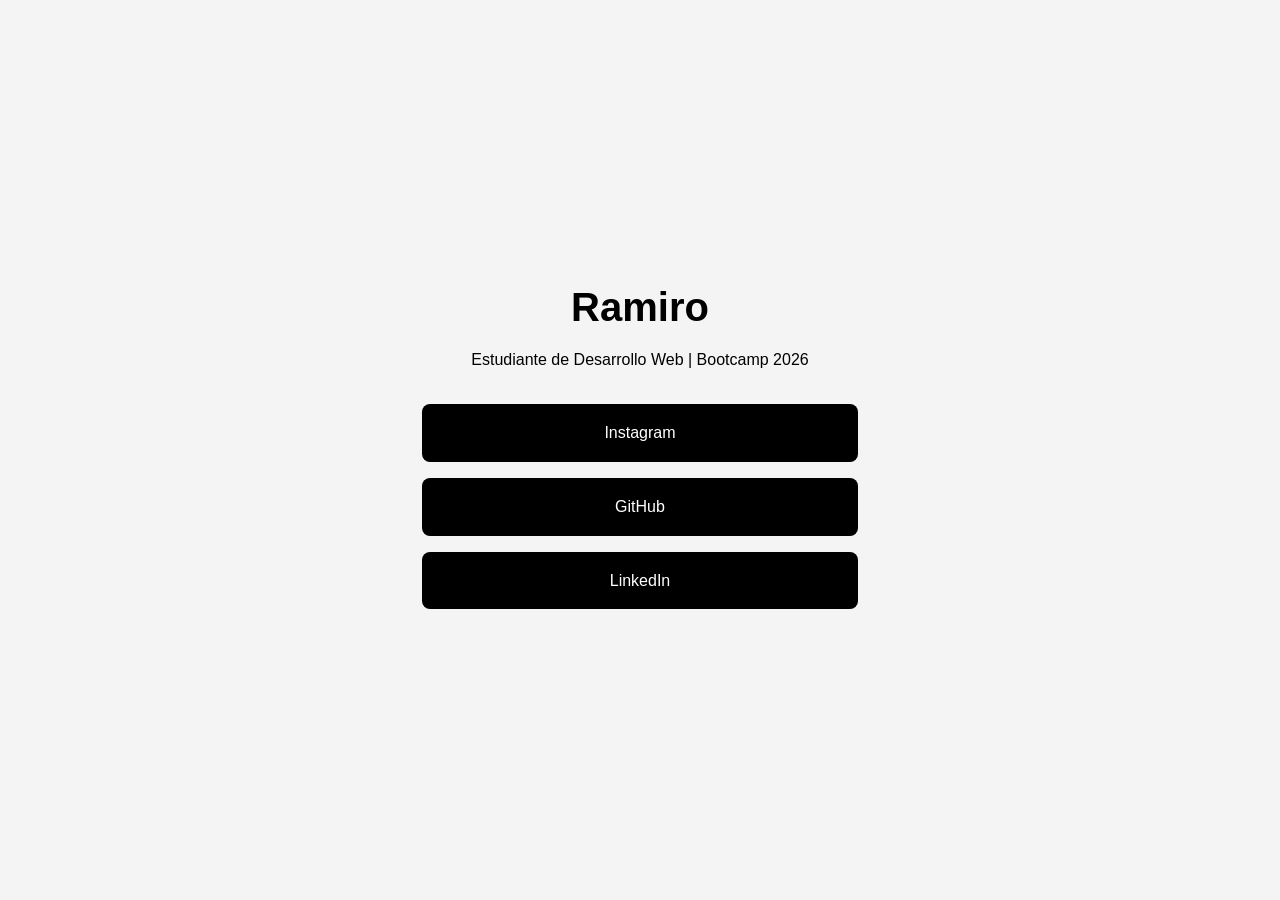
<file: clase 6/index.html>
<!DOCTYPE html>
<html lang="en">
<head>
    <meta charset="UTF-8">
    <meta name="viewport" content="width=device-width, initial-scale=1.0">
    <title>MyLinks - Ramiro</title>
    <link rel="stylesheet" href="styles.css">
</head>
<body>

    <div class="container">
        <h1>Ramiro</h1>
        <p class="bio">Estudiante de Desarrollo Web | Bootcamp 2026</p>

        <a href="#" class="link">Instagram</a>
        <a href="#" class="link">GitHub</a>
        <a href="#" class="link">LinkedIn</a>
    </div>

</body>
</html>
</file>
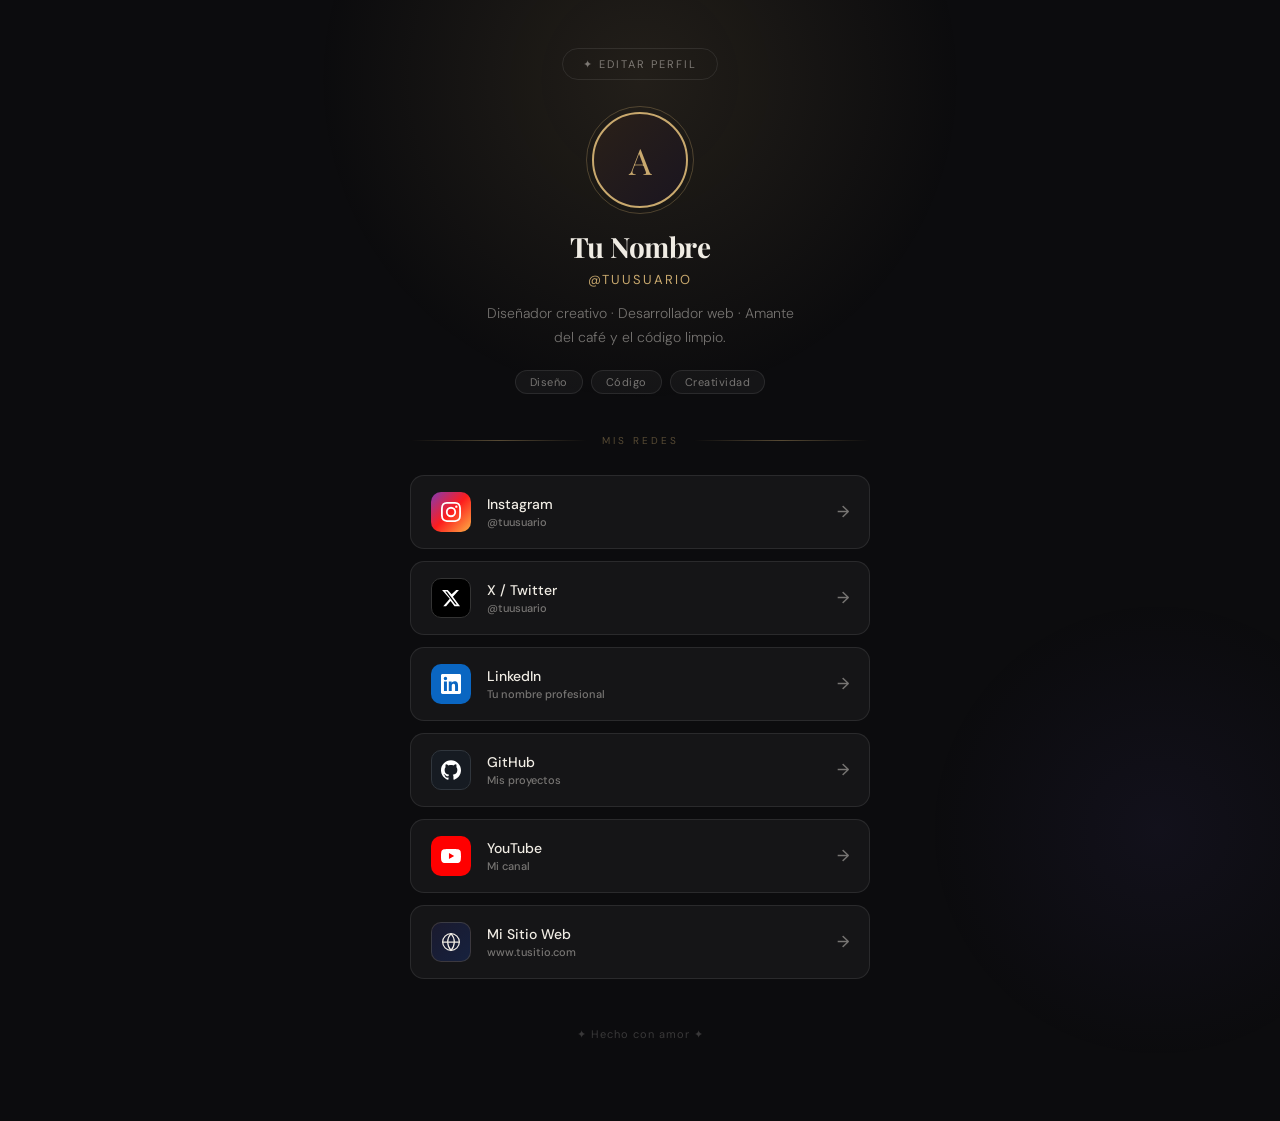
<file: v1/index.html>
<!DOCTYPE html>
<html lang="es">
<head>
<meta charset="UTF-8">
<meta name="viewport" content="width=device-width, initial-scale=1.0">
<title>Mi Perfil</title>
<link href="https://fonts.googleapis.com/css2?family=Playfair+Display:wght@400;700&family=DM+Sans:wght@300;400;500&display=swap" rel="stylesheet">
<style>
  *, *::before, *::after { box-sizing: border-box; margin: 0; padding: 0; }

  :root {
    --bg: #0c0c0e;
    --surface: rgba(255,255,255,0.04);
    --surface-hover: rgba(255,255,255,0.08);
    --border: rgba(255,255,255,0.09);
    --gold: #c9a96e;
    --gold-light: #e8c98a;
    --text: #f0ece4;
    --muted: rgba(240,236,228,0.45);
  }

  body {
    background: var(--bg);
    color: var(--text);
    font-family: 'DM Sans', sans-serif;
    min-height: 100vh;
    display: flex;
    align-items: flex-start;
    justify-content: center;
    padding: 48px 20px 80px;
    position: relative;
    overflow-x: hidden;
  }

  /* Background atmosphere */
  body::before {
    content: '';
    position: fixed;
    top: -30%;
    left: 50%;
    transform: translateX(-50%);
    width: 700px;
    height: 700px;
    background: radial-gradient(ellipse, rgba(201,169,110,0.12) 0%, transparent 65%);
    pointer-events: none;
    z-index: 0;
  }

  body::after {
    content: '';
    position: fixed;
    bottom: -20%;
    right: -10%;
    width: 500px;
    height: 500px;
    background: radial-gradient(ellipse, rgba(100,80,200,0.07) 0%, transparent 65%);
    pointer-events: none;
    z-index: 0;
  }

  .card {
    width: 100%;
    max-width: 460px;
    position: relative;
    z-index: 1;
    animation: fadeUp 0.8s cubic-bezier(0.16, 1, 0.3, 1) both;
  }

  @keyframes fadeUp {
    from { opacity: 0; transform: translateY(32px); }
    to   { opacity: 1; transform: translateY(0); }
  }

  /* Profile section */
  .profile {
    text-align: center;
    margin-bottom: 40px;
  }

  .avatar-wrap {
    position: relative;
    display: inline-block;
    margin-bottom: 20px;
  }

  .avatar {
    width: 96px;
    height: 96px;
    border-radius: 50%;
    object-fit: cover;
    border: 2px solid var(--gold);
    display: block;
  }

  .avatar-placeholder {
    width: 96px;
    height: 96px;
    border-radius: 50%;
    background: linear-gradient(135deg, #2a2018, #1a1520);
    border: 2px solid var(--gold);
    display: flex;
    align-items: center;
    justify-content: center;
    font-size: 36px;
    font-family: 'Playfair Display', serif;
    color: var(--gold);
    letter-spacing: -1px;
  }

  .avatar-ring {
    position: absolute;
    inset: -6px;
    border-radius: 50%;
    border: 1px solid rgba(201,169,110,0.3);
    animation: pulse-ring 3s ease-in-out infinite;
  }

  @keyframes pulse-ring {
    0%, 100% { transform: scale(1); opacity: 0.5; }
    50% { transform: scale(1.05); opacity: 1; }
  }

  .profile-name {
    font-family: 'Playfair Display', serif;
    font-size: 28px;
    font-weight: 700;
    letter-spacing: -0.5px;
    color: var(--text);
    margin-bottom: 6px;
  }

  .profile-handle {
    font-size: 13px;
    font-weight: 400;
    color: var(--gold);
    letter-spacing: 2px;
    text-transform: uppercase;
    margin-bottom: 14px;
  }

  .profile-bio {
    font-size: 14px;
    font-weight: 300;
    color: var(--muted);
    line-height: 1.7;
    max-width: 320px;
    margin: 0 auto 20px;
  }

  .profile-tags {
    display: flex;
    flex-wrap: wrap;
    gap: 8px;
    justify-content: center;
  }

  .tag {
    background: var(--surface);
    border: 1px solid var(--border);
    border-radius: 100px;
    padding: 4px 14px;
    font-size: 11px;
    color: var(--muted);
    letter-spacing: 0.5px;
  }

  /* Divider */
  .divider {
    display: flex;
    align-items: center;
    gap: 14px;
    margin-bottom: 28px;
    opacity: 0.4;
  }
  .divider::before, .divider::after {
    content: '';
    flex: 1;
    height: 1px;
    background: linear-gradient(to right, transparent, var(--gold), transparent);
  }
  .divider span {
    font-size: 10px;
    letter-spacing: 3px;
    text-transform: uppercase;
    color: var(--gold);
  }

  /* Links */
  .links { display: flex; flex-direction: column; gap: 12px; }

  .link-btn {
    display: flex;
    align-items: center;
    gap: 16px;
    background: var(--surface);
    border: 1px solid var(--border);
    border-radius: 14px;
    padding: 16px 20px;
    text-decoration: none;
    color: var(--text);
    font-size: 14px;
    font-weight: 500;
    transition: background 0.2s, border-color 0.2s, transform 0.2s;
    position: relative;
    overflow: hidden;
    animation: fadeUp 0.8s cubic-bezier(0.16,1,0.3,1) both;
    cursor: pointer;
  }

  .link-btn:nth-child(1) { animation-delay: 0.1s; }
  .link-btn:nth-child(2) { animation-delay: 0.18s; }
  .link-btn:nth-child(3) { animation-delay: 0.26s; }
  .link-btn:nth-child(4) { animation-delay: 0.34s; }
  .link-btn:nth-child(5) { animation-delay: 0.42s; }
  .link-btn:nth-child(6) { animation-delay: 0.50s; }

  .link-btn::before {
    content: '';
    position: absolute;
    inset: 0;
    background: linear-gradient(135deg, rgba(201,169,110,0.06), transparent);
    opacity: 0;
    transition: opacity 0.2s;
  }

  .link-btn:hover {
    background: var(--surface-hover);
    border-color: rgba(201,169,110,0.3);
    transform: translateY(-2px);
  }

  .link-btn:hover::before { opacity: 1; }

  .link-icon {
    width: 40px;
    height: 40px;
    border-radius: 10px;
    display: flex;
    align-items: center;
    justify-content: center;
    flex-shrink: 0;
    font-size: 18px;
  }

  .link-text { flex: 1; }
  .link-title { display: block; font-weight: 500; font-size: 14px; }
  .link-sub { display: block; font-size: 11px; color: var(--muted); margin-top: 2px; }

  .link-arrow {
    color: var(--muted);
    font-size: 16px;
    transition: transform 0.2s, color 0.2s;
  }
  .link-btn:hover .link-arrow { transform: translateX(3px); color: var(--gold); }

  /* Icon colors */
  .icon-instagram { background: linear-gradient(135deg, #833ab4, #fd1d1d, #fcb045); }
  .icon-twitter   { background: #000; border: 1px solid #333; }
  .icon-linkedin  { background: #0a66c2; }
  .icon-github    { background: #161b22; border: 1px solid #30363d; }
  .icon-youtube   { background: #ff0000; }
  .icon-website   { background: linear-gradient(135deg, #1a1a2e, #16213e); border: 1px solid rgba(201,169,110,0.2); }

  /* Footer */
  .footer {
    text-align: center;
    margin-top: 48px;
    font-size: 11px;
    color: rgba(240,236,228,0.2);
    letter-spacing: 1px;
  }

  /* Edit mode styles */
  .edit-overlay {
    display: none;
    position: fixed;
    inset: 0;
    background: rgba(0,0,0,0.8);
    z-index: 100;
    align-items: center;
    justify-content: center;
    padding: 20px;
    backdrop-filter: blur(4px);
  }
  .edit-overlay.open { display: flex; }

  .edit-modal {
    background: #18181c;
    border: 1px solid var(--border);
    border-radius: 20px;
    padding: 32px;
    width: 100%;
    max-width: 420px;
    max-height: 85vh;
    overflow-y: auto;
    animation: fadeUp 0.3s ease both;
  }

  .edit-modal h2 {
    font-family: 'Playfair Display', serif;
    font-size: 20px;
    margin-bottom: 24px;
    color: var(--text);
  }

  .field { margin-bottom: 16px; }
  .field label { display: block; font-size: 11px; letter-spacing: 1.5px; text-transform: uppercase; color: var(--muted); margin-bottom: 6px; }
  .field input, .field textarea {
    width: 100%;
    background: var(--surface);
    border: 1px solid var(--border);
    border-radius: 10px;
    padding: 10px 14px;
    color: var(--text);
    font-family: 'DM Sans', sans-serif;
    font-size: 14px;
    outline: none;
    transition: border-color 0.2s;
  }
  .field input:focus, .field textarea:focus { border-color: var(--gold); }
  .field textarea { resize: vertical; min-height: 80px; }

  .btn-row { display: flex; gap: 10px; margin-top: 24px; }
  .btn {
    flex: 1;
    padding: 12px;
    border-radius: 10px;
    border: none;
    font-family: 'DM Sans', sans-serif;
    font-size: 14px;
    font-weight: 500;
    cursor: pointer;
    transition: opacity 0.2s, transform 0.15s;
  }
  .btn:hover { opacity: 0.85; transform: translateY(-1px); }
  .btn-gold { background: var(--gold); color: #1a1200; }
  .btn-ghost { background: var(--surface); color: var(--muted); border: 1px solid var(--border); }

  .edit-btn {
    display: block;
    margin: 0 auto 32px;
    background: transparent;
    border: 1px solid var(--border);
    color: var(--muted);
    font-family: 'DM Sans', sans-serif;
    font-size: 11px;
    letter-spacing: 2px;
    text-transform: uppercase;
    padding: 8px 20px;
    border-radius: 100px;
    cursor: pointer;
    transition: border-color 0.2s, color 0.2s;
    animation: fadeUp 0.8s ease both;
  }
  .edit-btn:hover { border-color: var(--gold); color: var(--gold); }

  /* SVG Icons */
  .ico { width: 20px; height: 20px; fill: white; }
</style>
</head>
<body>

<div class="card">
  <!-- Edit Button -->
  <button class="edit-btn" onclick="openEdit()">✦ Editar perfil</button>

  <!-- Profile -->
  <div class="profile">
    <div class="avatar-wrap">
      <div class="avatar-placeholder" id="avatarDisplay">A</div>
      <div class="avatar-ring"></div>
    </div>
    <h1 class="profile-name" id="nameDisplay">Tu Nombre</h1>
    <p class="profile-handle" id="handleDisplay">@tuusuario</p>
    <p class="profile-bio" id="bioDisplay">Diseñador creativo · Desarrollador web · Amante del café y el código limpio.</p>
    <div class="profile-tags" id="tagsDisplay">
      <span class="tag">Diseño</span>
      <span class="tag">Código</span>
      <span class="tag">Creatividad</span>
    </div>
  </div>

  <div class="divider"><span>mis redes</span></div>

  <!-- Links -->
  <div class="links" id="linksContainer">
    <a href="#" class="link-btn" id="link-instagram">
      <span class="link-icon icon-instagram">
        <svg class="ico" viewBox="0 0 24 24"><path d="M12 2.163c3.204 0 3.584.012 4.85.07 3.252.148 4.771 1.691 4.919 4.919.058 1.265.069 1.645.069 4.849 0 3.205-.012 3.584-.069 4.849-.149 3.225-1.664 4.771-4.919 4.919-1.266.058-1.644.07-4.85.07-3.204 0-3.584-.012-4.849-.07-3.26-.149-4.771-1.699-4.919-4.92-.058-1.265-.07-1.644-.07-4.849 0-3.204.013-3.583.07-4.849.149-3.227 1.664-4.771 4.919-4.919 1.266-.057 1.645-.069 4.849-.069zM12 0C8.741 0 8.333.014 7.053.072 2.695.272.273 2.69.073 7.052.014 8.333 0 8.741 0 12c0 3.259.014 3.668.072 4.948.2 4.358 2.618 6.78 6.98 6.98C8.333 23.986 8.741 24 12 24c3.259 0 3.668-.014 4.948-.072 4.354-.2 6.782-2.618 6.979-6.98.059-1.28.073-1.689.073-4.948 0-3.259-.014-3.667-.072-4.947-.196-4.354-2.617-6.78-6.979-6.98C15.668.014 15.259 0 12 0zm0 5.838a6.162 6.162 0 100 12.324 6.162 6.162 0 000-12.324zM12 16a4 4 0 110-8 4 4 0 010 8zm6.406-11.845a1.44 1.44 0 100 2.881 1.44 1.44 0 000-2.881z"/></svg>
      </span>
      <span class="link-text">
        <span class="link-title">Instagram</span>
        <span class="link-sub">@tuusuario</span>
      </span>
      <span class="link-arrow">→</span>
    </a>

    <a href="#" class="link-btn" id="link-twitter">
      <span class="link-icon icon-twitter">
        <svg class="ico" viewBox="0 0 24 24"><path d="M18.244 2.25h3.308l-7.227 8.26 8.502 11.24H16.17l-4.714-6.231-5.401 6.231H2.741l7.73-8.835L1.254 2.25H8.08l4.713 5.231zm-1.161 17.52h1.833L7.084 4.126H5.117z"/></svg>
      </span>
      <span class="link-text">
        <span class="link-title">X / Twitter</span>
        <span class="link-sub">@tuusuario</span>
      </span>
      <span class="link-arrow">→</span>
    </a>

    <a href="#" class="link-btn" id="link-linkedin">
      <span class="link-icon icon-linkedin">
        <svg class="ico" viewBox="0 0 24 24"><path d="M20.447 20.452h-3.554v-5.569c0-1.328-.027-3.037-1.852-3.037-1.853 0-2.136 1.445-2.136 2.939v5.667H9.351V9h3.414v1.561h.046c.477-.9 1.637-1.85 3.37-1.85 3.601 0 4.267 2.37 4.267 5.455v6.286zM5.337 7.433a2.062 2.062 0 01-2.063-2.065 2.064 2.064 0 112.063 2.065zm1.782 13.019H3.555V9h3.564v11.452zM22.225 0H1.771C.792 0 0 .774 0 1.729v20.542C0 23.227.792 24 1.771 24h20.451C23.2 24 24 23.227 24 22.271V1.729C24 .774 23.2 0 22.222 0h.003z"/></svg>
      </span>
      <span class="link-text">
        <span class="link-title">LinkedIn</span>
        <span class="link-sub">Tu nombre profesional</span>
      </span>
      <span class="link-arrow">→</span>
    </a>

    <a href="#" class="link-btn" id="link-github">
      <span class="link-icon icon-github">
        <svg class="ico" viewBox="0 0 24 24"><path d="M12 .297c-6.63 0-12 5.373-12 12 0 5.303 3.438 9.8 8.205 11.385.6.113.82-.258.82-.577 0-.285-.01-1.04-.015-2.04-3.338.724-4.042-1.61-4.042-1.61C4.422 18.07 3.633 17.7 3.633 17.7c-1.087-.744.084-.729.084-.729 1.205.084 1.838 1.236 1.838 1.236 1.07 1.835 2.809 1.305 3.495.998.108-.776.417-1.305.76-1.605-2.665-.3-5.466-1.332-5.466-5.93 0-1.31.465-2.38 1.235-3.22-.135-.303-.54-1.523.105-3.176 0 0 1.005-.322 3.3 1.23.96-.267 1.98-.399 3-.405 1.02.006 2.04.138 3 .405 2.28-1.552 3.285-1.23 3.285-1.23.645 1.653.24 2.873.12 3.176.765.84 1.23 1.91 1.23 3.22 0 4.61-2.805 5.625-5.475 5.92.42.36.81 1.096.81 2.22 0 1.606-.015 2.896-.015 3.286 0 .315.21.69.825.57C20.565 22.092 24 17.592 24 12.297c0-6.627-5.373-12-12-12"/></svg>
      </span>
      <span class="link-text">
        <span class="link-title">GitHub</span>
        <span class="link-sub">Mis proyectos</span>
      </span>
      <span class="link-arrow">→</span>
    </a>

    <a href="#" class="link-btn" id="link-youtube">
      <span class="link-icon icon-youtube">
        <svg class="ico" viewBox="0 0 24 24"><path d="M23.498 6.186a3.016 3.016 0 00-2.122-2.136C19.505 3.545 12 3.545 12 3.545s-7.505 0-9.377.505A3.017 3.017 0 00.502 6.186C0 8.07 0 12 0 12s0 3.93.502 5.814a3.016 3.016 0 002.122 2.136c1.871.505 9.376.505 9.376.505s7.505 0 9.377-.505a3.015 3.015 0 002.122-2.136C24 15.93 24 12 24 12s0-3.93-.502-5.814zM9.545 15.568V8.432L15.818 12l-6.273 3.568z"/></svg>
      </span>
      <span class="link-text">
        <span class="link-title">YouTube</span>
        <span class="link-sub">Mi canal</span>
      </span>
      <span class="link-arrow">→</span>
    </a>

    <a href="#" class="link-btn" id="link-website">
      <span class="link-icon icon-website">
        <svg class="ico" viewBox="0 0 24 24" fill="none" stroke="currentColor" stroke-width="1.5" stroke-linecap="round" style="fill:none">
          <path d="M12 2a10 10 0 1 0 0 20A10 10 0 0 0 12 2z"/><path d="M2 12h20M12 2a15.3 15.3 0 0 1 4 10 15.3 15.3 0 0 1-4 10 15.3 15.3 0 0 1-4-10 15.3 15.3 0 0 1 4-10z"/>
        </svg>
      </span>
      <span class="link-text">
        <span class="link-title">Mi Sitio Web</span>
        <span class="link-sub">www.tusitio.com</span>
      </span>
      <span class="link-arrow">→</span>
    </a>
  </div>

  <div class="footer">✦ Hecho con amor ✦</div>
</div>

<!-- Edit Modal -->
<div class="edit-overlay" id="editOverlay">
  <div class="edit-modal">
    <h2>✦ Editar Perfil</h2>

    <div class="field">
      <label>Nombre</label>
      <input type="text" id="inputName" placeholder="Tu Nombre">
    </div>
    <div class="field">
      <label>Usuario</label>
      <input type="text" id="inputHandle" placeholder="@tuusuario">
    </div>
    <div class="field">
      <label>Biografía</label>
      <textarea id="inputBio" placeholder="Cuéntanos sobre ti..."></textarea>
    </div>
    <div class="field">
      <label>Inicial del avatar</label>
      <input type="text" id="inputInitial" placeholder="A" maxlength="2">
    </div>

    <div class="divider" style="margin:20px 0"><span>redes sociales</span></div>

    <div class="field"><label>Instagram URL</label><input type="url" id="urlInstagram" placeholder="https://instagram.com/tu"></div>
    <div class="field"><label>Twitter / X URL</label><input type="url" id="urlTwitter" placeholder="https://x.com/tu"></div>
    <div class="field"><label>LinkedIn URL</label><input type="url" id="urlLinkedin" placeholder="https://linkedin.com/in/tu"></div>
    <div class="field"><label>GitHub URL</label><input type="url" id="urlGithub" placeholder="https://github.com/tu"></div>
    <div class="field"><label>YouTube URL</label><input type="url" id="urlYoutube" placeholder="https://youtube.com/@tu"></div>
    <div class="field"><label>Sitio Web</label><input type="url" id="urlWebsite" placeholder="https://tusitio.com"></div>

    <div class="btn-row">
      <button class="btn btn-ghost" onclick="closeEdit()">Cancelar</button>
      <button class="btn btn-gold" onclick="saveProfile()">Guardar</button>
    </div>
  </div>
</div>

<script>
  const data = {
    name: 'Tu Nombre',
    handle: '@tuusuario',
    bio: 'Diseñador creativo · Desarrollador web · Amante del café y el código limpio.',
    initial: 'A',
    urls: {
      instagram: '#',
      twitter: '#',
      linkedin: '#',
      github: '#',
      youtube: '#',
      website: '#'
    }
  };

  function openEdit() {
    document.getElementById('inputName').value = data.name;
    document.getElementById('inputHandle').value = data.handle;
    document.getElementById('inputBio').value = data.bio;
    document.getElementById('inputInitial').value = data.initial;
    document.getElementById('urlInstagram').value = data.urls.instagram === '#' ? '' : data.urls.instagram;
    document.getElementById('urlTwitter').value = data.urls.twitter === '#' ? '' : data.urls.twitter;
    document.getElementById('urlLinkedin').value = data.urls.linkedin === '#' ? '' : data.urls.linkedin;
    document.getElementById('urlGithub').value = data.urls.github === '#' ? '' : data.urls.github;
    document.getElementById('urlYoutube').value = data.urls.youtube === '#' ? '' : data.urls.youtube;
    document.getElementById('urlWebsite').value = data.urls.website === '#' ? '' : data.urls.website;
    document.getElementById('editOverlay').classList.add('open');
  }

  function closeEdit() {
    document.getElementById('editOverlay').classList.remove('open');
  }

  function saveProfile() {
    data.name = document.getElementById('inputName').value || data.name;
    data.handle = document.getElementById('inputHandle').value || data.handle;
    data.bio = document.getElementById('inputBio').value || data.bio;
    data.initial = document.getElementById('inputInitial').value || data.initial;
    data.urls.instagram = document.getElementById('urlInstagram').value || '#';
    data.urls.twitter = document.getElementById('urlTwitter').value || '#';
    data.urls.linkedin = document.getElementById('urlLinkedin').value || '#';
    data.urls.github = document.getElementById('urlGithub').value || '#';
    data.urls.youtube = document.getElementById('urlYoutube').value || '#';
    data.urls.website = document.getElementById('urlWebsite').value || '#';

    // Update UI
    document.getElementById('nameDisplay').textContent = data.name;
    document.getElementById('handleDisplay').textContent = data.handle.startsWith('@') ? data.handle : '@' + data.handle;
    document.getElementById('bioDisplay').textContent = data.bio;
    document.getElementById('avatarDisplay').textContent = data.initial.toUpperCase();

    document.getElementById('link-instagram').href = data.urls.instagram;
    document.getElementById('link-twitter').href = data.urls.twitter;
    document.getElementById('link-linkedin').href = data.urls.linkedin;
    document.getElementById('link-github').href = data.urls.github;
    document.getElementById('link-youtube').href = data.urls.youtube;
    document.getElementById('link-website').href = data.urls.website;

    closeEdit();
  }

  // Close on backdrop click
  document.getElementById('editOverlay').addEventListener('click', function(e) {
    if (e.target === this) closeEdit();
  });
</script>
</body>
</html>
</file>
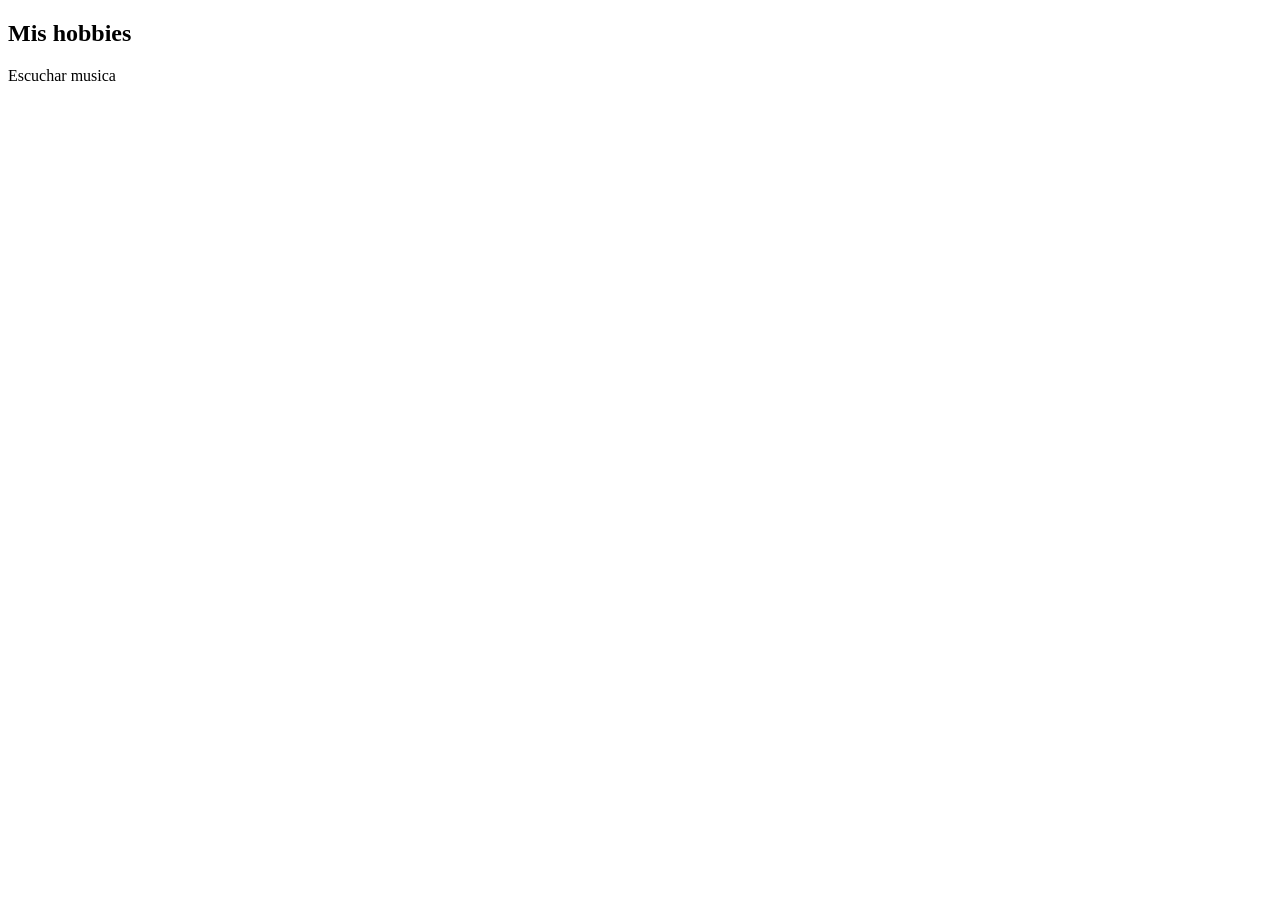
<file: clase2.html>
<!DOCTYPE html>
<html lang="en">
<head>
    <meta charset="UTF-8">
    <meta name="viewport" content="width=device-width, initial-scale=1.0">
    <title>Document</title>
</head>
<body>
    </header>
   <main>
<section>
<h2>Mis hobbies</h2>

<article>
<p>Escuchar musica</p>
</article>


</section>




   </main>
</body>
</html>
</file>
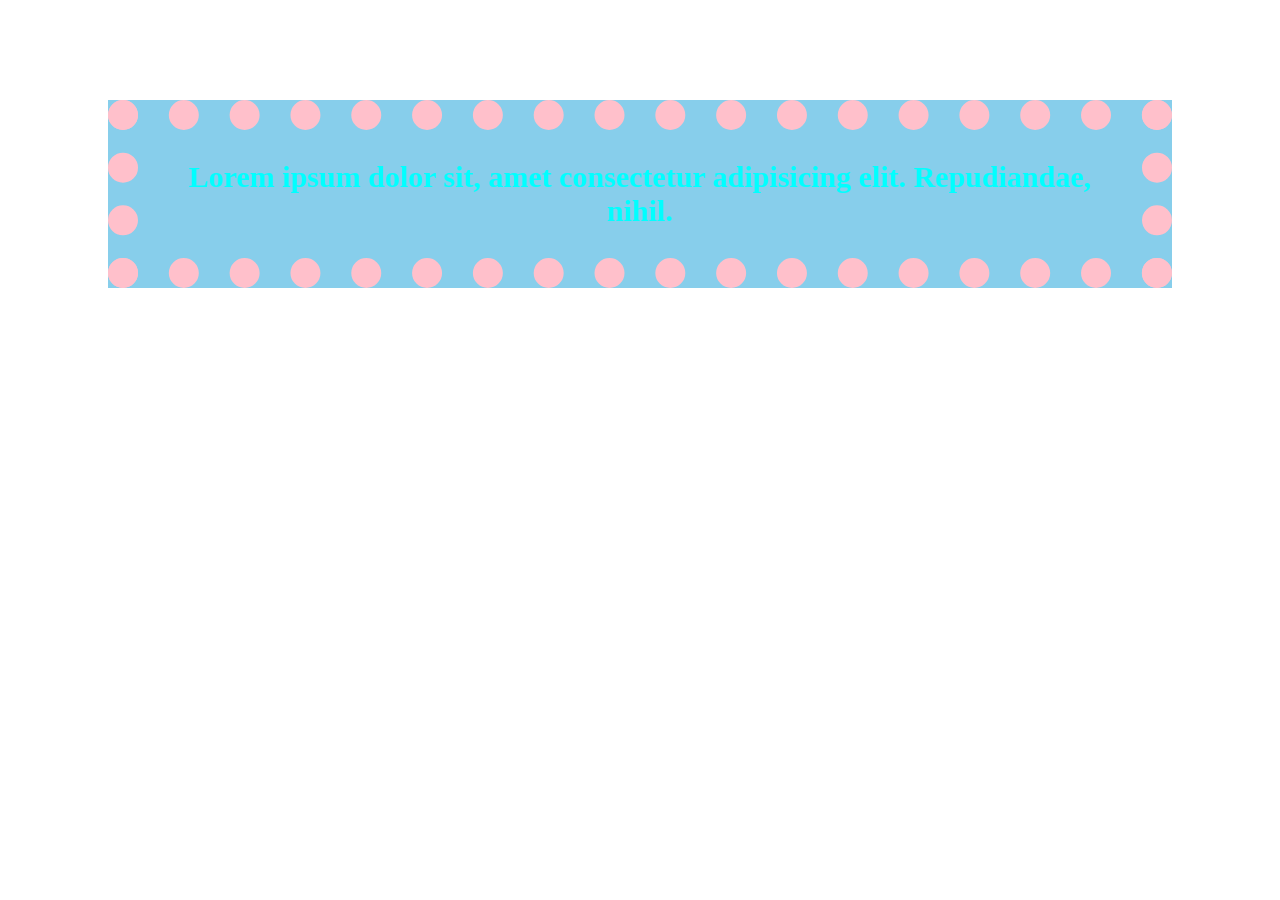
<file: clase3.html>
<!DOCTYPE html>
<html lang="en">
<head>
    <meta charset="UTF-8">
    <meta name="viewport" content="width=device-width, initial-scale=1.0">
    <title>Document</title>
    <style>
p {
color:aqua;
/* Este para cambiar el color */
font-size: 30px;
/* Para cambiar el tamaño */
/* 1ERA REGLA: toda letra de pantalla, mide por defecto 16px */
font-weight: bold;
/* Texto en negrita */
background-color: skyblue;
/* Fondo color */
font-family: Candara;
/* Cambiar tipo de letra */
text-align: center;
/* Centrar el texto */
padding: 30px;
border: 30px dotted pink;
margin: 100px;
}

    </style>
</head>
<body>
    <p>Lorem ipsum dolor sit, amet consectetur adipisicing elit. Repudiandae, nihil.</p>
</body>
</html>
</file>
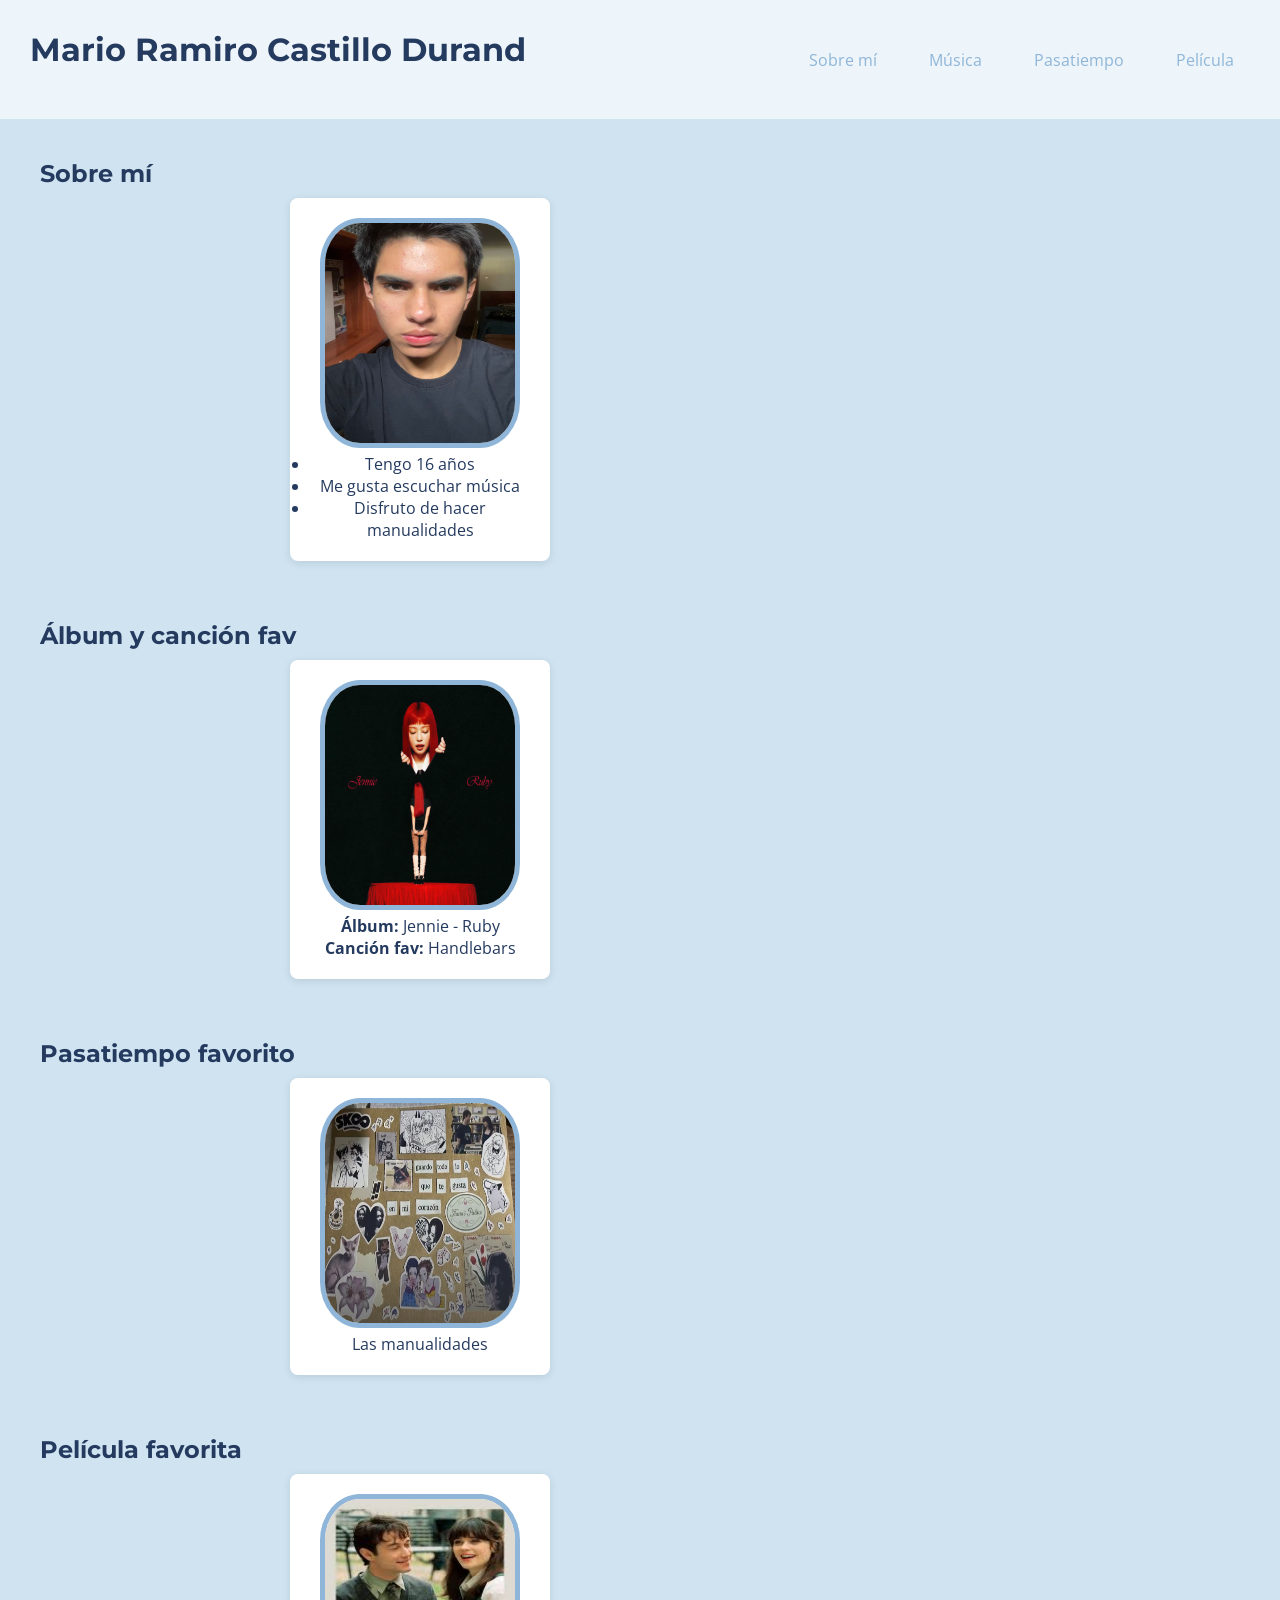
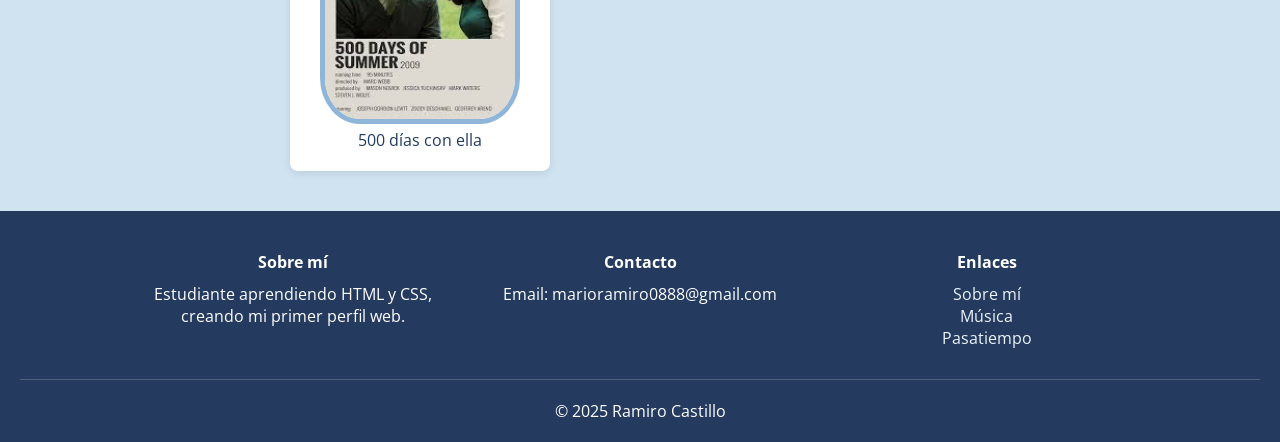
<file: mi perfil.html>
<!DOCTYPE html>
<html lang="es">
<head>
    <meta charset="UTF-8">
    <meta name="viewport" content="width=device-width, initial-scale=1.0">
    <title>Mi perfil</title>

    <!-- GOOGLE FONTS -->
    <link href="https://fonts.googleapis.com/css2?family=Montserrat:wght@100..900&family=Open+Sans:ital,wght@0,300..800;1,300..800&display=swap" rel="stylesheet">

    <!-- CSS -->
    <link rel="stylesheet" href="style.css">
</head>

<body>

<header>
    <h1>Mario Ramiro Castillo Durand</h1>

    <nav>
        <a href="#sobre">Sobre mí</a>
        <a href="#musica">Música</a>
        <a href="#pasatiempo">Pasatiempo</a>
        <a href="#pelicula">Película</a>
    </nav>
</header>

<main>

    <section id="sobre">
        <h2>Sobre mí</h2>
        <div class="cards">
            <div class="card">
                <img src="ramiro.jpeg" alt="ramiro selfie" width="200" height="230">
                <ul>
                    <li>Tengo 16 años</li>
                    <li>Me gusta escuchar música</li>
                    <li>Disfruto de hacer manualidades</li>
                </ul>
            </div>
        </div>
    </section>

    <section id="musica">
        <h2>Álbum y canción fav</h2>
        <div class="cards">
            <div class="card">
                <img src="jennie ruby.jpg" alt="jennie album" width="200" height="230">
                <p><strong>Álbum:</strong> Jennie - Ruby</p>
                <p><strong>Canción fav:</strong> Handlebars</p>
            </div>
        </div>
    </section>

    <section id="pasatiempo">
        <h2>Pasatiempo favorito</h2>
        <div class="cards">
            <div class="card">
                <img src="manualidad.jpeg" alt="manualidad" width="200" height="230">
                <p>Las manualidades</p>
            </div>
        </div>
    </section>

    <section id="pelicula">
        <h2>Película favorita</h2>
        <div class="cards">
            <div class="card">
                <img src="500days.jpeg" alt="película fav" width="200" height="230">
                <p>500 días con ella</p>
            </div>
        </div>
    </section>

</main>

<footer>
    <div class="footer-content">
        <div class="footer-section">
            <h4>Sobre mí</h4>
            <p>Estudiante aprendiendo HTML y CSS, creando mi primer perfil web.</p>
        </div>

        <div class="footer-section">
            <h4>Contacto</h4>
            <p>Email: marioramiro0888@gmail.com</p>
        </div>

        <div class="footer-section">
            <h4>Enlaces</h4>
            <a href="#sobre">Sobre mí</a><br>
            <a href="#musica">Música</a><br>
            <a href="#pasatiempo">Pasatiempo</a>
        </div>
    </div>

    <div class="footer-bottom">
        <p>&copy; 2025 Ramiro Castillo</p>
    </div>
</footer>

</body>
</html>
</file>
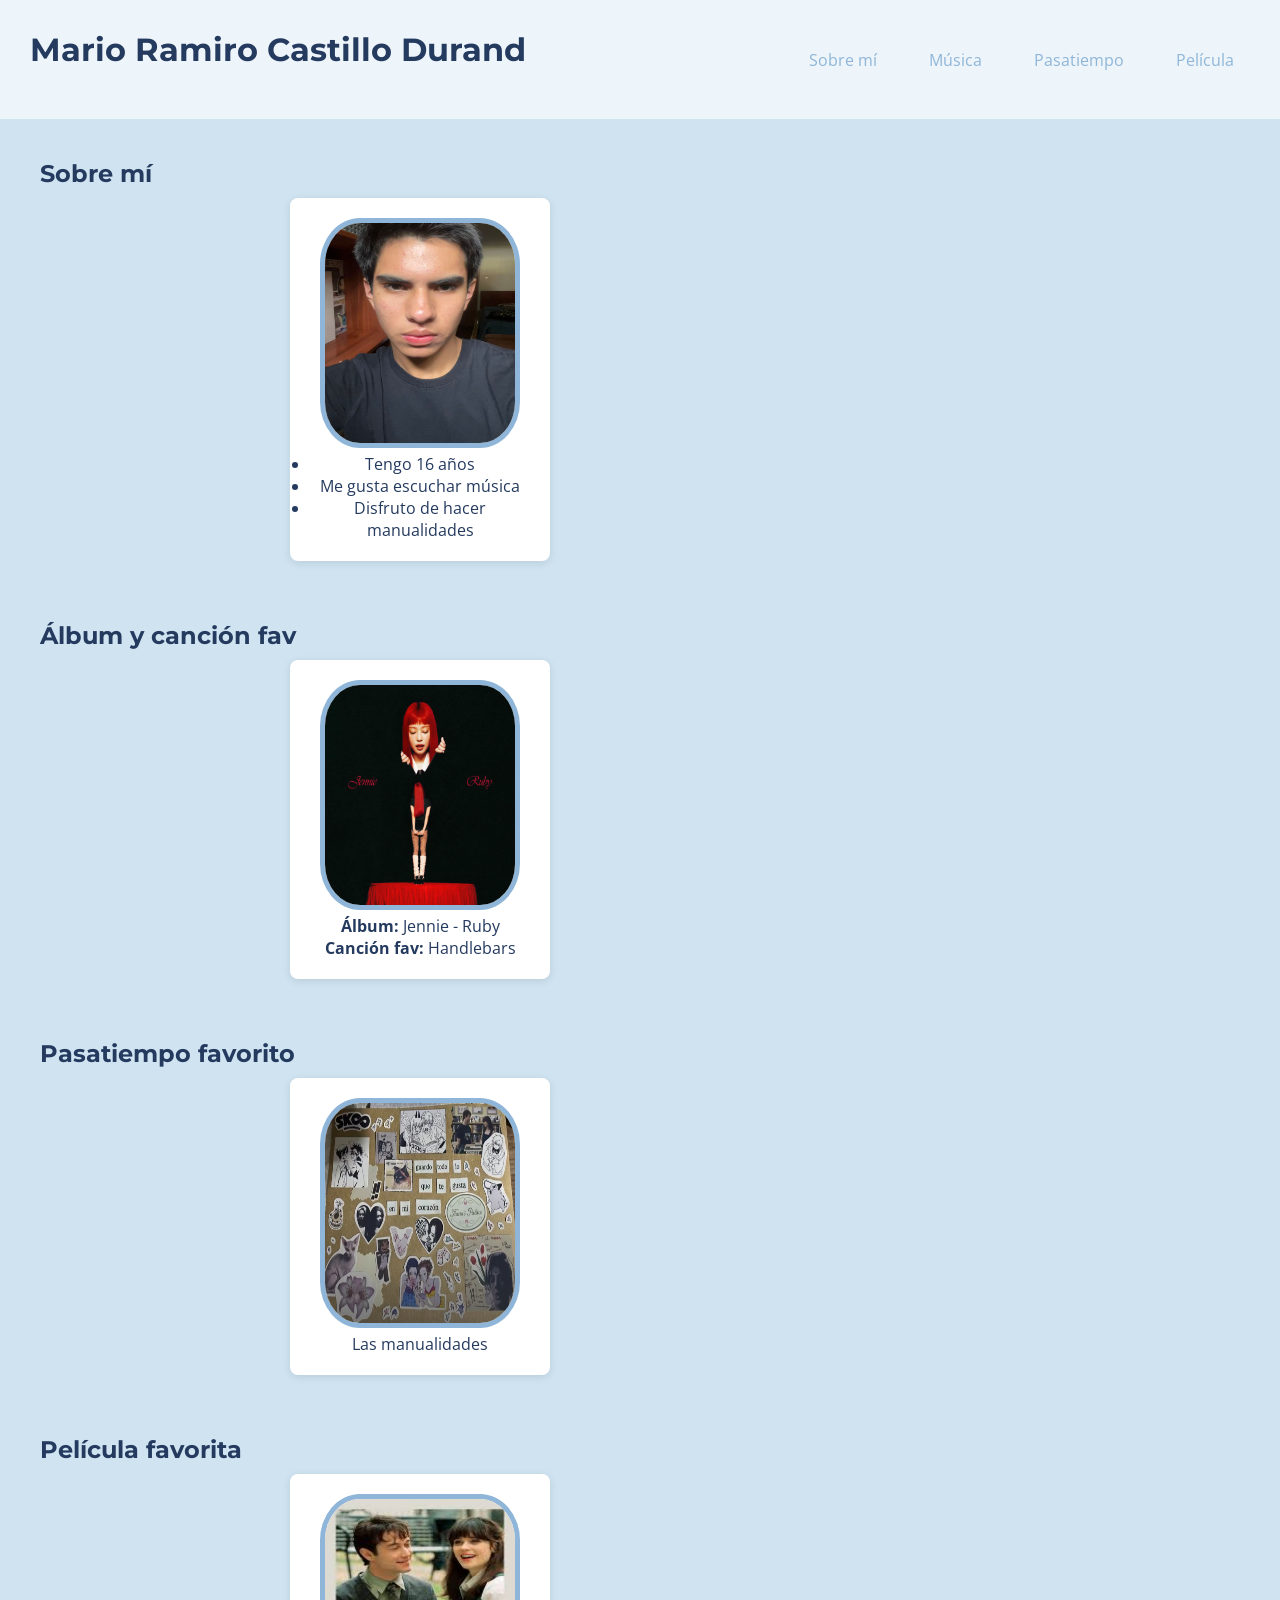
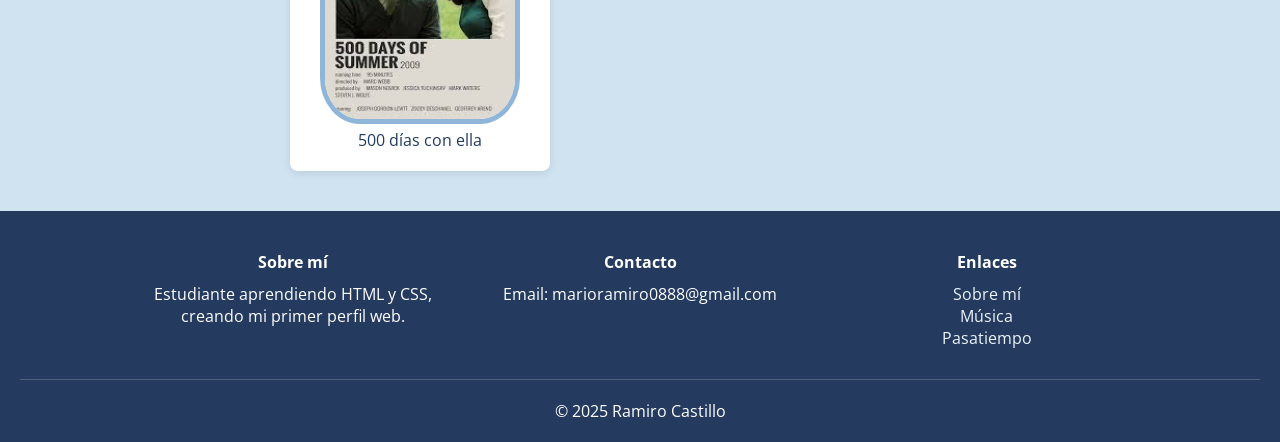
<file: proyecto/mi-perfil.html>
<!DOCTYPE html>
<html lang="es">
<head>
    <meta charset="UTF-8">
    <meta name="viewport" content="width=device-width, initial-scale=1.0">
    <title>Mi perfil</title>

    <!-- GOOGLE FONTS -->
    <link href="https://fonts.googleapis.com/css2?family=Montserrat:wght@100..900&family=Open+Sans:ital,wght@0,300..800;1,300..800&display=swap" rel="stylesheet">

    <!-- CSS -->
    <link rel="stylesheet" href="style.css">
</head>

<body>

<header>
    <h1>Mario Ramiro Castillo Durand</h1>

    <nav>
        <a href="#sobre">Sobre mí</a>
        <a href="#musica">Música</a>
        <a href="#pasatiempo">Pasatiempo</a>
        <a href="#pelicula">Película</a>
    </nav>
</header>

<main>

    <section id="sobre">
        <h2>Sobre mí</h2>
        <div class="cards">
            <div class="card">
                <img src="img/ramiro.jpeg" alt="ramiro selfie" width="200" height="230">
                <ul>
                    <li>Tengo 16 años</li>
                    <li>Me gusta escuchar música</li>
                    <li>Disfruto de hacer manualidades</li>
                </ul>
            </div>
        </div>
    </section>

    <section id="musica">
        <h2>Álbum y canción fav</h2>
        <div class="cards">
            <div class="card">
                <img src="img/jennie-ruby.jpg" alt="jennie album" width="200" height="230">
                <p><strong>Álbum:</strong> Jennie - Ruby</p>
                <p><strong>Canción fav:</strong> Handlebars</p>
            </div>
        </div>
    </section>

    <section id="pasatiempo">
        <h2>Pasatiempo favorito</h2>
        <div class="cards">
            <div class="card">
                <img src="img/manualidad.jpeg" alt="manualidad" width="200" height="230">
                <p>Las manualidades</p>
            </div>
        </div>
    </section>

    <section id="pelicula">
        <h2>Película favorita</h2>
        <div class="cards">
            <div class="card">
                <img src="img/500days.jpeg" alt="película fav" width="200" height="230">
                <p>500 días con ella</p>
            </div>
        </div>
    </section>

</main>

<footer>
    <div class="footer-content">
        <div class="footer-section">
            <h4>Sobre mí</h4>
            <p>Estudiante aprendiendo HTML y CSS, creando mi primer perfil web.</p>
        </div>

        <div class="footer-section">
            <h4>Contacto</h4>
            <p>Email: marioramiro0888@gmail.com</p>
        </div>

        <div class="footer-section">
            <h4>Enlaces</h4>
            <a href="#sobre">Sobre mí</a><br>
            <a href="#musica">Música</a><br>
            <a href="#pasatiempo">Pasatiempo</a>
        </div>
    </div>

    <div class="footer-bottom">
        <p>&copy; 2025 Ramiro Castillo</p>
    </div>
</footer>

</body>
</html>
</file>
<file: clase 6/styles.css>
/* Reset */
* {
    margin: 0;
    padding: 0;
    box-sizing: border-box;
}

body {
    font-family: Arial, sans-serif;
    font-size: 1rem;
    line-height: 1.6;
    background-color: #f4f4f4;
}

/* Contenedor principal */
.container {
    width: 90%;
    max-width: 600px;
    margin: 0 auto;
    padding: 2rem;
    min-height: 100vh;

    display: flex;
    flex-direction: column;
    justify-content: center;
    align-items: center;
}

/* Título */
h1 {
    font-size: 2rem;
    margin-bottom: 0.5rem;
}

/* Bio */
.bio {
    font-size: 1rem;
    margin-bottom: 2rem;
    text-align: center;
}

/* Links */
.link {
    display: block;
    width: 100%;
    padding: 1rem;
    margin-bottom: 1rem;
    text-decoration: none;
    text-align: center;
    border-radius: 0.5rem;
    background-color: black;
    color: white;
}


/* ========================================
   RESPONSIVE: Tablets y Desktop (768px+)
   ======================================== */

@media (min-width: 768px) {

    .container {
        max-width: 500px;
    }

    h1 {
        font-size: 2.5rem;
    }

    .link {
        transition: transform 0.2s ease;
    }

    .link:hover {
        transform: scale(1.02);
    }
}
</file>
<file: style.css>
/*  =========================
   MI PALETA DE COLORES
   =========================
   Primario:    #EDF4FA
   Secundario:  #8FB6D8
   Fondo:       #CFE3F1
   Texto:       #243A5E
   ========================= */
   * {
    margin: 0;
    padding: 0;
    box-sizing: border-box;
}

body {
    font-family: 'Open Sans', sans-serif;
    background-color:#CFE3F1;
    color: #243A5E;
}

h1, h2, h3 {
    color:#243A5E;
    font-family: 'Montserrat', sans-serif;
}

a {
    color:#243A5E;
    text-decoration: none;
}
a:hover {
    color: #8FB6D8
}
header {
    display: flex;
    justify-content: space-between; /* ¿Cómo quieres distribuir nombre y nav? */;
    align-items: center;
    background-color: #EDF4FA;
    color: #243A5E;
    padding: 30px; /* ¿Cuánto espacio interno? */;
    text-align: center;
}

header h1 {
    margin-bottom:20px; /* Espacio debajo del título */;
}

nav {
    display: flex;
    gap: 20px;
}

nav a {
    color: #8FB6D8;
    text-decoration: none;
    padding: 8px 16px;
    border-radius: 4px;
    transition: background-color 0.3s ease;
}

nav a:hover {
    color: #243A5E;
    background-color: rgba(255,255,255,0.2);
}

section {
    padding: 20px;/* Espacio interno ej: 40px 20px */
    max-width: 800px;
    margin: 20px; /* Centra la sección */
}

section h2 {
    margin-bottom: 10px;/* Espacio debajo del título */
    color: #243A5E;
}
footer {
    background-color: #EDF4FA;
    color: #243A5E;
    text-align: center;
    padding: 60px;/* Espacio interno */
    margin-top: 20px;/* Espacio arriba del footer */
}
img {
    max-width: 200px;
    border-radius:20%; /* ¿Circular? usa 50% */
    border: 5px solid #8FB6D8; /* ej: 4px solid #color */
    transition: transform 0.3s ease;
}
img:hover {
    transform: scale(1.05);
}
.cards {
    display: flex;
    gap:20px; /* Espacio entre cards */;
    flex-wrap: wrap;      /* Bajan si no caben */
    justify-content: center;
}

.card {
    background: white;
    padding: 20px;
    border-radius: 8px;
    box-shadow: 0 2px 8px rgba(0,0,0,0.1);
    width: 260px;
    text-align: center;
     transition: transform 0.3s ease, box-shadow 0.3s ease;
}
  .card:hover {
    transform: translateY(-5px);
    box-shadow: 0 8px 16px rgba(0,0,0,0.2);
}

.card h3 {
    margin-bottom: 10px;
    color: #EDF4FA /* Tu color primario */;
}
footer {
    background-color: #243A5E;
    color: white;
    padding: 40px 20px 20px;
}

.footer-content {
    display: flex;
    justify-content: space-between;
    gap: 40px;
    max-width: 1000px;
    margin: 0 auto;
}

.footer-section {
    flex: 1;
}

.footer-section h4 {
    margin-bottom: 10px;
}

.footer-bottom {
    text-align: center;
    margin-top: 30px;
    padding-top: 20px;
    border-top: 1px solid rgba(255,255,255,0.2);
}
.footer-section a {
    color: #EDF4FA;
    text-decoration: none;
    transition: color 0.3s ease, padding-left 0.3s ease;
}

.footer-section a:hover {
    color: #8FB6D8;
    padding-left: 5px;
}
</file>
<file: proyecto/style.css>
/*  =========================
   MI PALETA DE COLORES
   =========================
   Primario:    #EDF4FA
   Secundario:  #8FB6D8
   Fondo:       #CFE3F1
   Texto:       #243A5E
   ========================= */
   * {
    margin: 0;
    padding: 0;
    box-sizing: border-box;
}

body {
    font-family: 'Open Sans', sans-serif;
    background-color:#CFE3F1;
    color: #243A5E;
}

h1, h2, h3 {
    color:#243A5E;
    font-family: 'Montserrat', sans-serif;
}

a {
    color:#243A5E;
    text-decoration: none;
}
a:hover {
    color: #8FB6D8
}
header {
    display: flex;
    justify-content: space-between; /* ¿Cómo quieres distribuir nombre y nav? */;
    align-items: center;
    background-color: #EDF4FA;
    color: #243A5E;
    padding: 30px; /* ¿Cuánto espacio interno? */;
    text-align: center;
}

header h1 {
    margin-bottom:20px; /* Espacio debajo del título */;
}

nav {
    display: flex;
    gap: 20px;
}

nav a {
    color: #8FB6D8;
    text-decoration: none;
    padding: 8px 16px;
    border-radius: 4px;
    transition: background-color 0.3s ease;
}

nav a:hover {
    color: #243A5E;
    background-color: rgba(255,255,255,0.2);
}

section {
    padding: 20px;/* Espacio interno ej: 40px 20px */
    max-width: 800px;
    margin: 20px; /* Centra la sección */
}

section h2 {
    margin-bottom: 10px;/* Espacio debajo del título */
    color: #243A5E;
}
footer {
    background-color: #EDF4FA;
    color: #243A5E;
    text-align: center;
    padding: 60px;/* Espacio interno */
    margin-top: 20px;/* Espacio arriba del footer */
}
img {
    max-width: 200px;
    border-radius:20%; /* ¿Circular? usa 50% */
    border: 5px solid #8FB6D8; /* ej: 4px solid #color */
    transition: transform 0.3s ease;
}
img:hover {
    transform: scale(1.05);
}
.cards {
    display: flex;
    gap:20px; /* Espacio entre cards */;
    flex-wrap: wrap;      /* Bajan si no caben */
    justify-content: center;
}

.card {
    background: white;
    padding: 20px;
    border-radius: 8px;
    box-shadow: 0 2px 8px rgba(0,0,0,0.1);
    width: 260px;
    text-align: center;
     transition: transform 0.3s ease, box-shadow 0.3s ease;
}
  .card:hover {
    transform: translateY(-5px);
    box-shadow: 0 8px 16px rgba(0,0,0,0.2);
}

.card h3 {
    margin-bottom: 10px;
    color: #EDF4FA /* Tu color primario */;
}
footer {
    background-color: #243A5E;
    color: white;
    padding: 40px 20px 20px;
}

.footer-content {
    display: flex;
    justify-content: space-between;
    gap: 40px;
    max-width: 1000px;
    margin: 0 auto;
}

.footer-section {
    flex: 1;
}

.footer-section h4 {
    margin-bottom: 10px;
}

.footer-bottom {
    text-align: center;
    margin-top: 30px;
    padding-top: 20px;
    border-top: 1px solid rgba(255,255,255,0.2);
}
.footer-section a {
    color: #EDF4FA;
    text-decoration: none;
    transition: color 0.3s ease, padding-left 0.3s ease;
}

.footer-section a:hover {
    color: #8FB6D8;
    padding-left: 5px;
}
</file>
